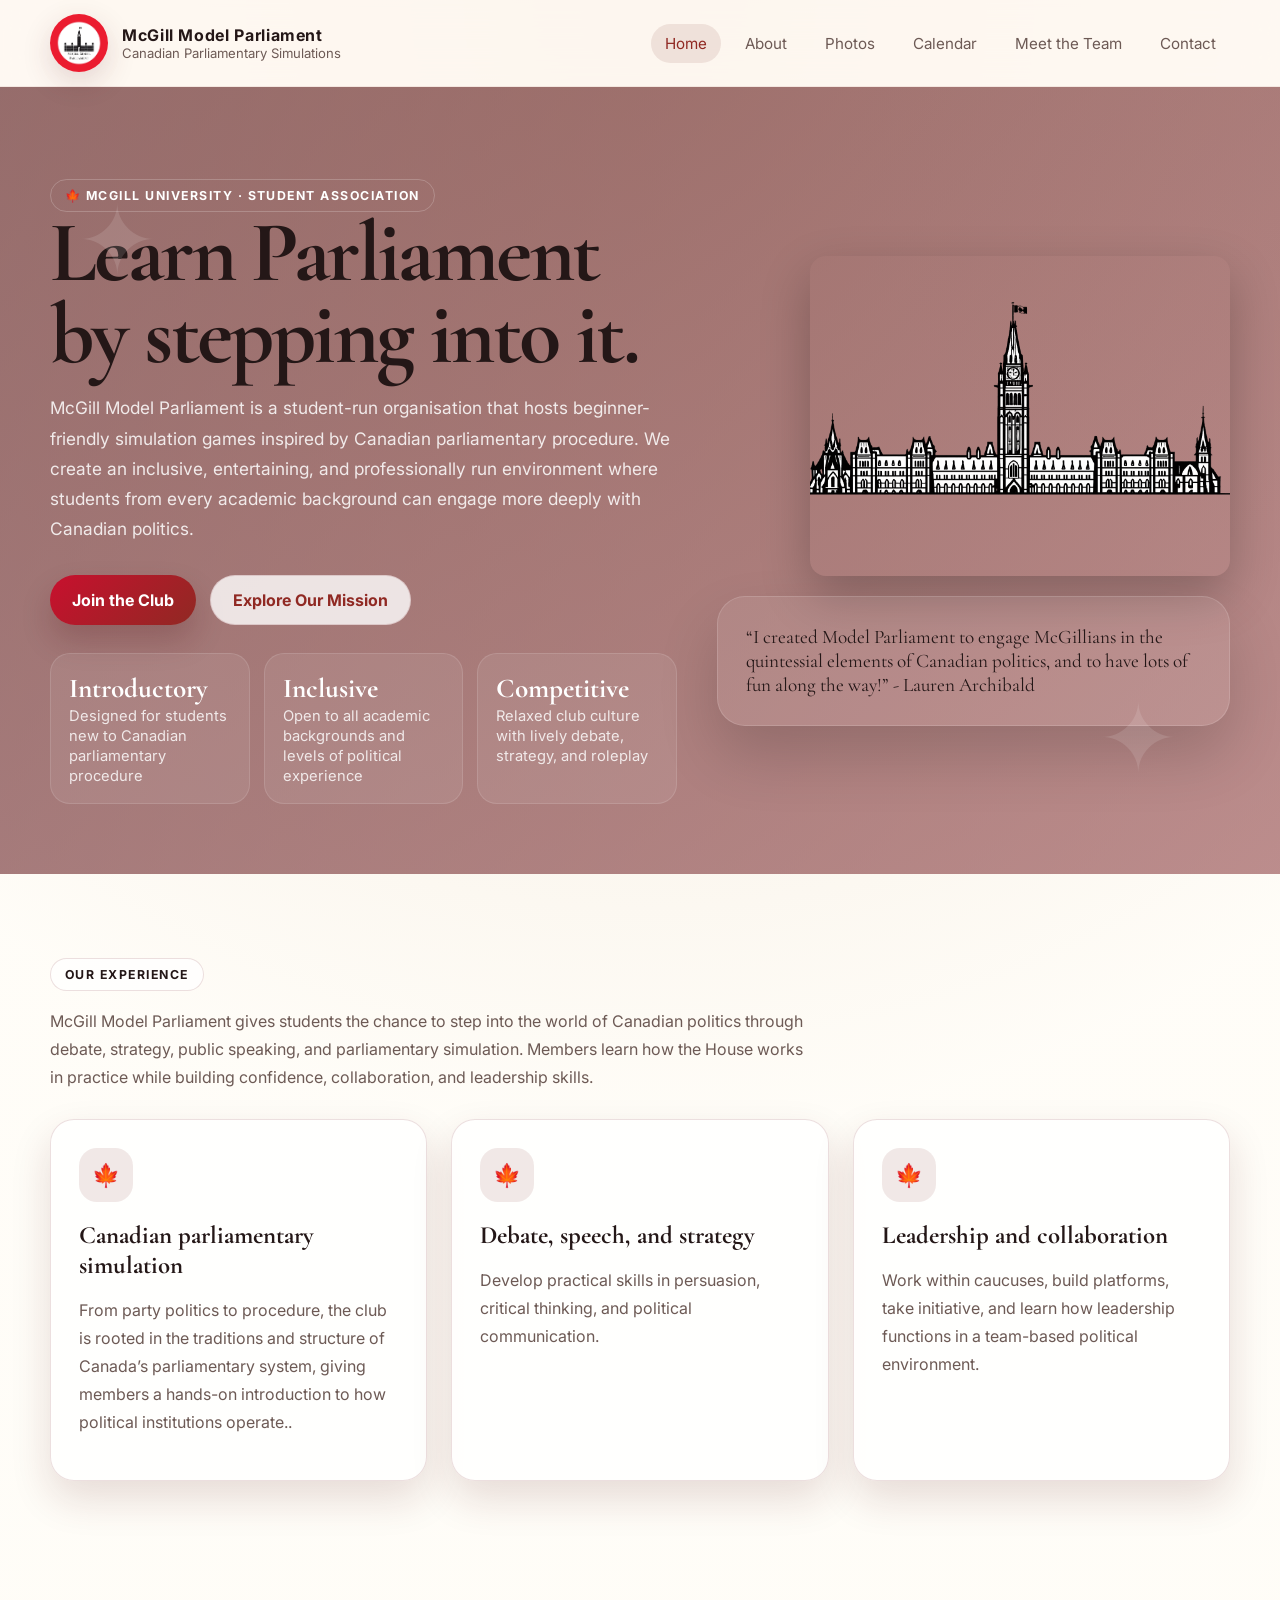
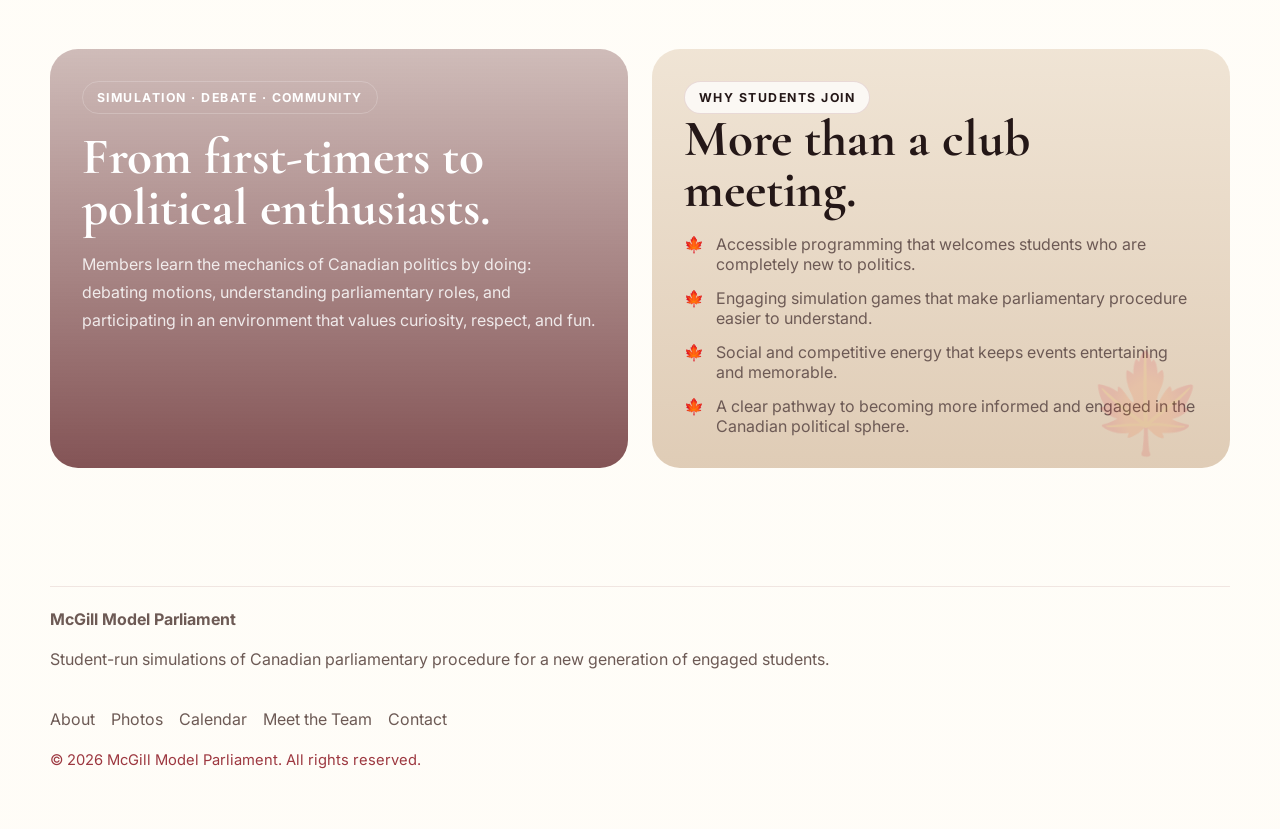
<file: index.html>
<!DOCTYPE html>
<html lang="en">
<head>
  <meta charset="UTF-8" />
  <meta name="viewport" content="width=device-width, initial-scale=1.0" />
  <title>McGill Model Parliament | Home</title>
  <meta name="description" content="McGill Model Parliament is a student-run club introducing students to Canadian parliamentary procedure through accessible, competitive, and welcoming simulations." />
  <link rel="preconnect" href="https://fonts.googleapis.com">
  <link rel="preconnect" href="https://fonts.gstatic.com" crossorigin>
  <link href="https://fonts.googleapis.com/css2?family=Cormorant+Garamond:wght@500;600;700&family=Inter:wght@400;500;600;700;800&display=swap" rel="stylesheet">
  <link rel="stylesheet" href="styles.css" />
</head>
<body>
  <header class="site-header">
    <div class="container navbar">
      <a class="brand" href="index.html">
        <img src="1ad1c603-a34c-4adc-b66f-e978229eee68.JPG" alt="McGill Model Parliament logo" />
        <div class="brand-text">
          <strong>McGill Model Parliament</strong>
          <span>Canadian Parliamentary Simulations</span>
        </div>
      </a>
      <nav class="nav-links">
        <a class="active" href="index.html">Home</a>
        <a href="about.html">About</a>
        <a href="photos.html">Photos</a>
        <a href="calendar.html">Calendar</a>
        <a href="team.html">Meet the Team</a>
        <a href="contact.html">Contact</a>
      </nav>
    </div>
  </header>

  <main>
    <section class="hero">
      <div class="container hero-grid">
        <div>
          <div class="eyebrow">🍁 McGill University · Student Association</div>
          <h1>Learn Parliament by stepping into it.</h1>
          <p>
            McGill Model Parliament is a student-run organisation that hosts beginner-friendly simulation games inspired by Canadian parliamentary procedure. We create an inclusive, entertaining, and professionally run environment where students from every academic background can engage more deeply with Canadian politics.
          </p>
          <div class="hero-actions">
            <a class="btn" href="contact.html">Join the Club</a>
            <a class="btn-secondary" href="about.html">Explore Our Mission</a>
          </div>
          <div class="hero-facts">
            <div class="stat">
              <strong>Introductory</strong>
              <span>Designed for students new to Canadian parliamentary procedure</span>
            </div>
            <div class="stat">
              <strong>Inclusive</strong>
              <span>Open to all academic backgrounds and levels of political experience</span>
            </div>
            <div class="stat">
              <strong>Competitive</strong>
              <span>Relaxed club culture with lively debate, strategy, and roleplay</span>
            </div>
          </div>
        </div>
        <div>
          <img class="hero-logo" src="b1fd0148-ed65-44b7-af37-bce121996192.png" alt="McGill Model Parliament logo" />
          <div class="hero-card" style="margin-top: 20px;">
            <div class="quote">“I created Model Parliament to engage McGillians in the quintessial elements of Canadian politics, and to have lots of fun along the way!” - Lauren Archibald</div>
          </div>
        </div>
      </div>
    </section>

    <section class="section">
      <div class="container">
        <div class="section-title">
          <div class="eyebrow light">Our Experience</div>
          <p>
            McGill Model Parliament gives students the chance to step into the world of Canadian politics through debate, strategy, public speaking, and parliamentary simulation. Members learn how the House works in practice while building confidence, collaboration, and leadership skills.
          </p>
        </div>
        <div class="grid-3">
          <article class="card">
            <div class="icon-badge">🍁</div>
            <h3>Canadian parliamentary simulation</h3>
            <p>From party politics to procedure, the club is rooted in the traditions and structure of Canada’s parliamentary system, giving members a hands-on introduction to how political institutions operate..</p>
          </article>
          <article class="card">
            <div class="icon-badge">🍁</div>
            <h3>Debate, speech, and strategy</h3>
            <p>Develop practical skills in persuasion, critical thinking, and political communication.</p>
          </article>
          <article class="card">
            <div class="icon-badge">🍁</div>
            <h3>Leadership and collaboration</h3>
            <p>Work within caucuses, build platforms, take initiative, and learn how leadership functions in a team-based political environment.</p>
          </article>
        </div>
      </div>
    </section>

    <section class="section">
      <div class="container split-banner">
        <div class="banner-panel image">
          <div class="eyebrow">Simulation · Debate · Community</div>
          <h2 style="color: white; margin-top: 18px;">From first-timers to political enthusiasts.</h2>
          <p style="color: rgba(255,255,255,0.84); max-width: 520px;">
            Members learn the mechanics of Canadian politics by doing: debating motions, understanding parliamentary roles, and participating in an environment that values curiosity, respect, and fun.
          </p>
        </div>
        <div class="banner-panel pattern">
          <div class="eyebrow light">Why students join</div>
          <h2>More than a club meeting.</h2>
          <ul class="feature-list">
            <li>Accessible programming that welcomes students who are completely new to politics.</li>
            <li>Engaging simulation games that make parliamentary procedure easier to understand.</li>
            <li>Social and competitive energy that keeps events entertaining and memorable.</li>
            <li>A clear pathway to becoming more informed and engaged in the Canadian political sphere.</li>
          </ul>
        </div>
      </div>
    </section>

  </main>

  <footer class="footer">
    <div class="container footer-top">
      <div>
        <strong>McGill Model Parliament</strong>
        <p>Student-run simulations of Canadian parliamentary procedure for a new generation of engaged students.</p>
      </div>
      <div class="footer-links">
        <a href="about.html">About</a>
        <a href="photos.html">Photos</a>
        <a href="calendar.html">Calendar</a>
        <a href="team.html">Meet the Team</a>
        <a href="contact.html">Contact</a>
      </div>
    </div>
    <div class="container notice">© <span data-year></span> McGill Model Parliament. All rights reserved.</div>
  </footer>
  <script src="script.js"></script>
</body>
</html>
</file>
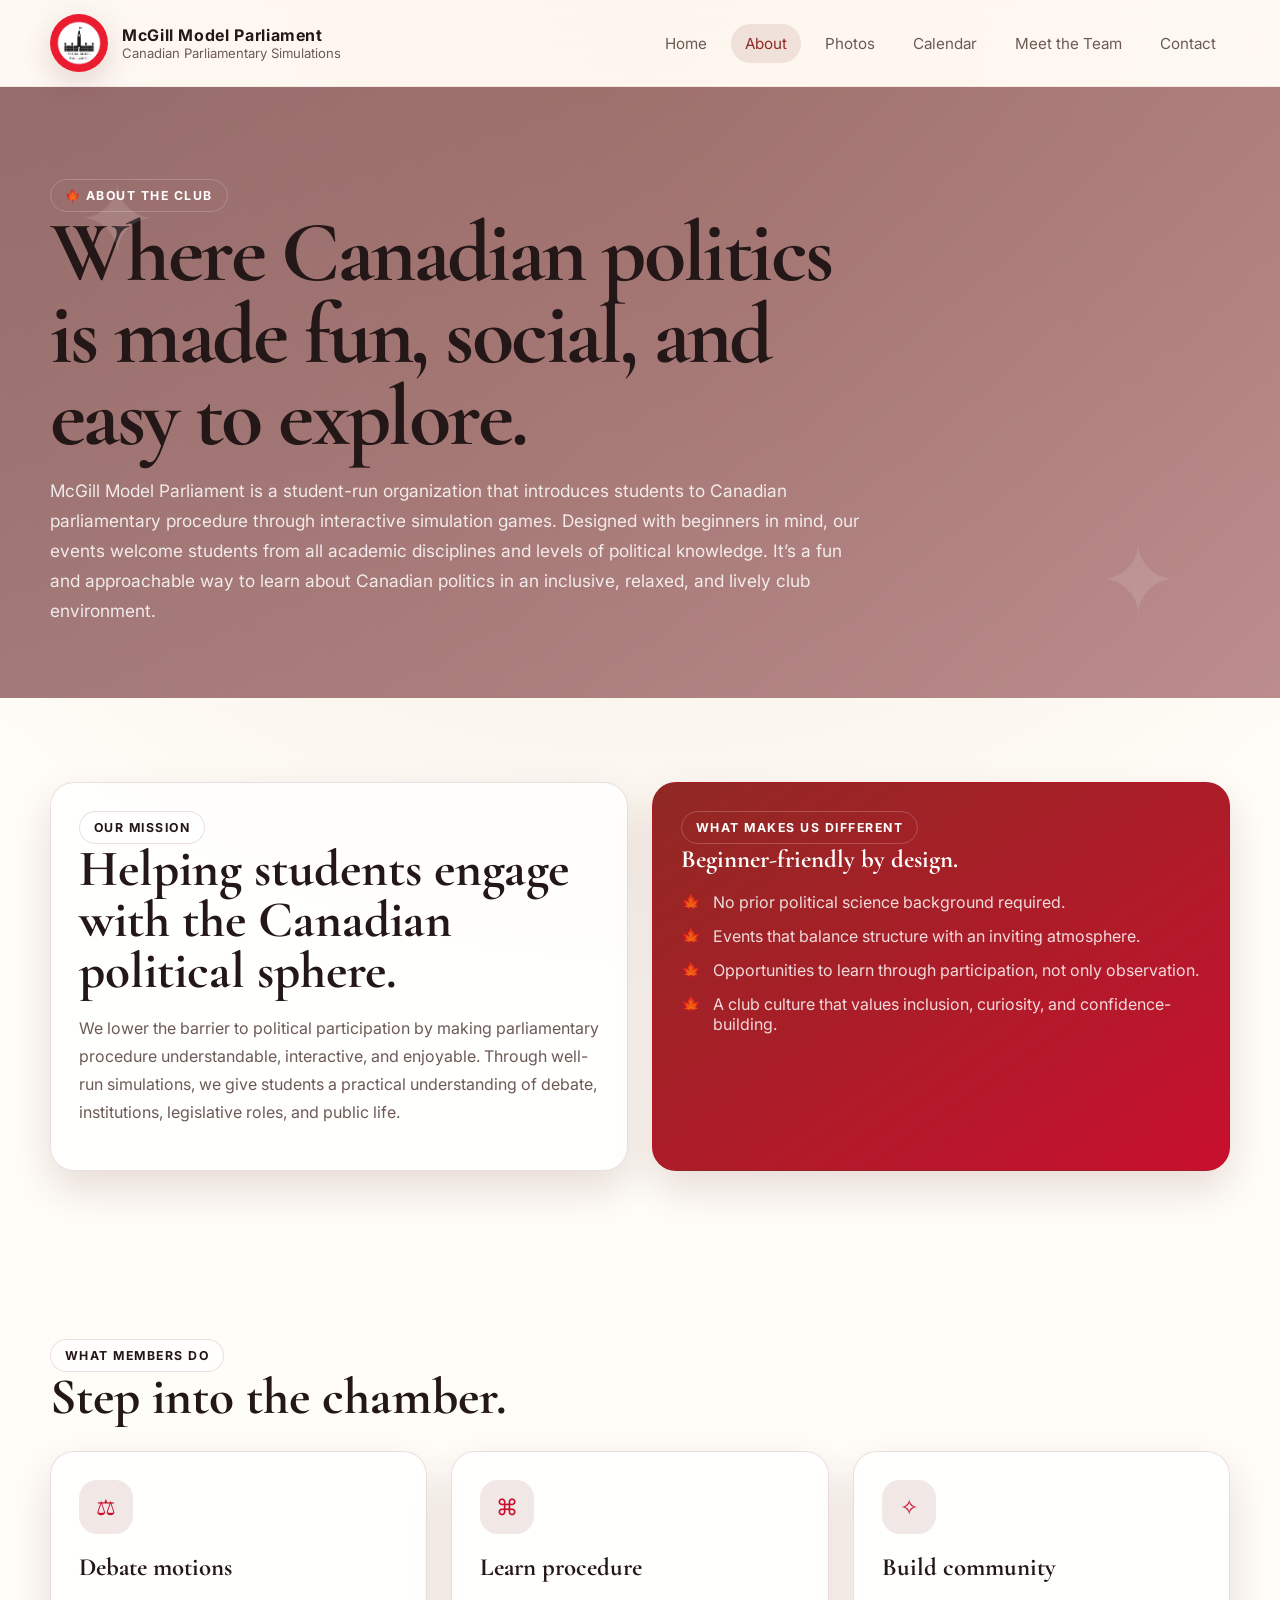
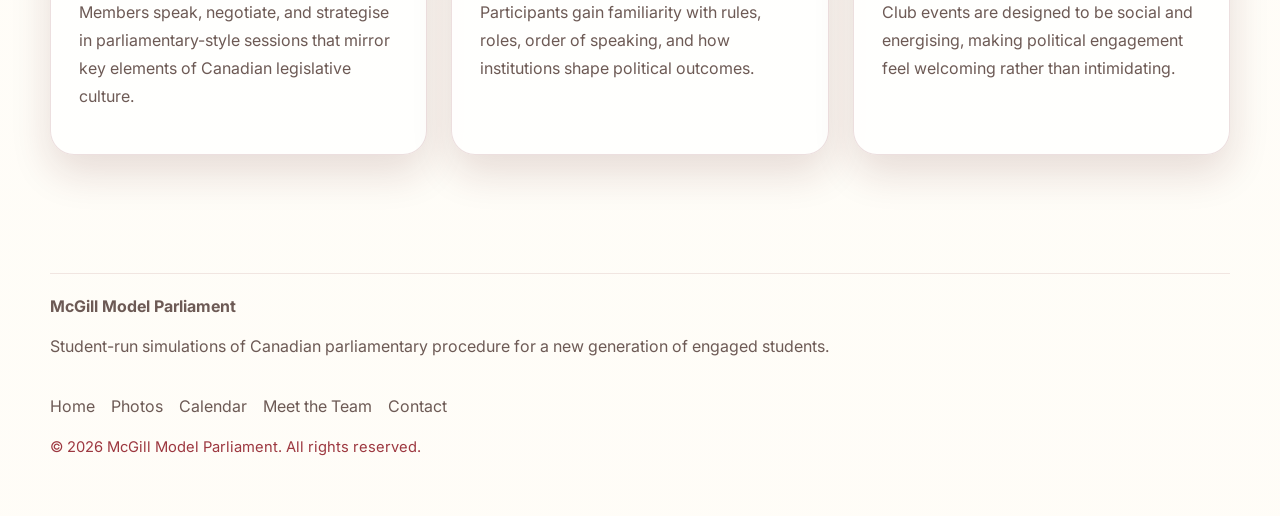
<file: about.html>
<!DOCTYPE html>
<html lang="en">
<head>
  <meta charset="UTF-8" />
  <meta name="viewport" content="width=device-width, initial-scale=1.0" />
  <title>McGill Model Parliament | About</title>
  <link rel="preconnect" href="https://fonts.googleapis.com">
  <link rel="preconnect" href="https://fonts.gstatic.com" crossorigin>
  <link href="https://fonts.googleapis.com/css2?family=Cormorant+Garamond:wght@500;600;700&family=Inter:wght@400;500;600;700;800&display=swap" rel="stylesheet">
  <link rel="stylesheet" href="styles.css" />
</head>
<body>
  <header class="site-header">
    <div class="container navbar">
      <a class="brand" href="index.html">
        <img src="1ad1c603-a34c-4adc-b66f-e978229eee68.JPG" alt="McGill Model Parliament logo" />
        <div class="brand-text">
          <strong>McGill Model Parliament</strong>
          <span>Canadian Parliamentary Simulations</span>
        </div>
      </a>
      <nav class="nav-links">
        <a href="index.html">Home</a>
        <a class="active" href="about.html">About</a>
        <a href="photos.html">Photos</a>
        <a href="calendar.html">Calendar</a>
        <a href="team.html">Meet the Team</a>
        <a href="contact.html">Contact</a>
      </nav>
    </div>
  </header>

  <main>
    <section class="hero" style="padding-bottom: 54px;">
      <div class="container">
        <div class="eyebrow">🍁 About the Club</div>
        <h1 style="max-width: 800px;">Where Canadian politics is made fun, social, and easy to explore.</h1>
        <p style="max-width: 820px;">
          McGill Model Parliament is a student-run organization that introduces students to Canadian parliamentary procedure through interactive simulation games. Designed with beginners in mind, our events welcome students from all academic disciplines and levels of political knowledge. It’s a fun and approachable way to learn about Canadian politics in an inclusive, relaxed, and lively club environment.
        </p>
      </div>
    </section>

    <section class="section">
      <div class="container grid-2">
        <article class="card">
          <div class="eyebrow light">Our Mission</div>
          <h2>Helping students engage with the Canadian political sphere.</h2>
          <p>
            We lower the barrier to political participation by making parliamentary procedure understandable, interactive, and enjoyable. Through well-run simulations, we give students a practical understanding of debate, institutions, legislative roles, and public life.
          </p>
        </article>
        <article class="card dark">
          <div class="eyebrow">What makes us different</div>
          <h3 style="color: white;">Beginner-friendly by design.</h3>
          <ul class="check-list">
            <li>No prior political science background required.</li>
            <li>Events that balance structure with an inviting atmosphere.</li>
            <li>Opportunities to learn through participation, not only observation.</li>
            <li>A club culture that values inclusion, curiosity, and confidence-building.</li>
          </ul>
        </article>
      </div>
    </section>

    <section class="section">
      <div class="container">
        <div class="section-title">
          <div class="eyebrow light">What members do</div>
          <h2>Step into the chamber.</h2>
        </div>
        <div class="grid-3">
          <article class="card">
            <div class="icon-badge">⚖</div>
            <h3>Debate motions</h3>
            <p>Members speak, negotiate, and strategise in parliamentary-style sessions that mirror key elements of Canadian legislative culture.</p>
          </article>
          <article class="card">
            <div class="icon-badge">⌘</div>
            <h3>Learn procedure</h3>
            <p>Participants gain familiarity with rules, roles, order of speaking, and how institutions shape political outcomes.</p>
          </article>
          <article class="card">
            <div class="icon-badge">✧</div>
            <h3>Build community</h3>
            <p>Club events are designed to be social and energising, making political engagement feel welcoming rather than intimidating.</p>
          </article>
        </div>
      </div>
    </section>
  </main>

  <footer class="footer">
    <div class="container footer-top">
      <div><strong>McGill Model Parliament</strong><p>Student-run simulations of Canadian parliamentary procedure for a new generation of engaged students.</p></div>
      <div class="footer-links">
        <a href="index.html">Home</a>
        <a href="photos.html">Photos</a>
        <a href="calendar.html">Calendar</a>
        <a href="team.html">Meet the Team</a>
        <a href="contact.html">Contact</a>
      </div>
    </div>
    <div class="container notice">© <span data-year></span> McGill Model Parliament. All rights reserved.</div>
  </footer>
  <script src="script.js"></script>
</body>
</html>
</file>
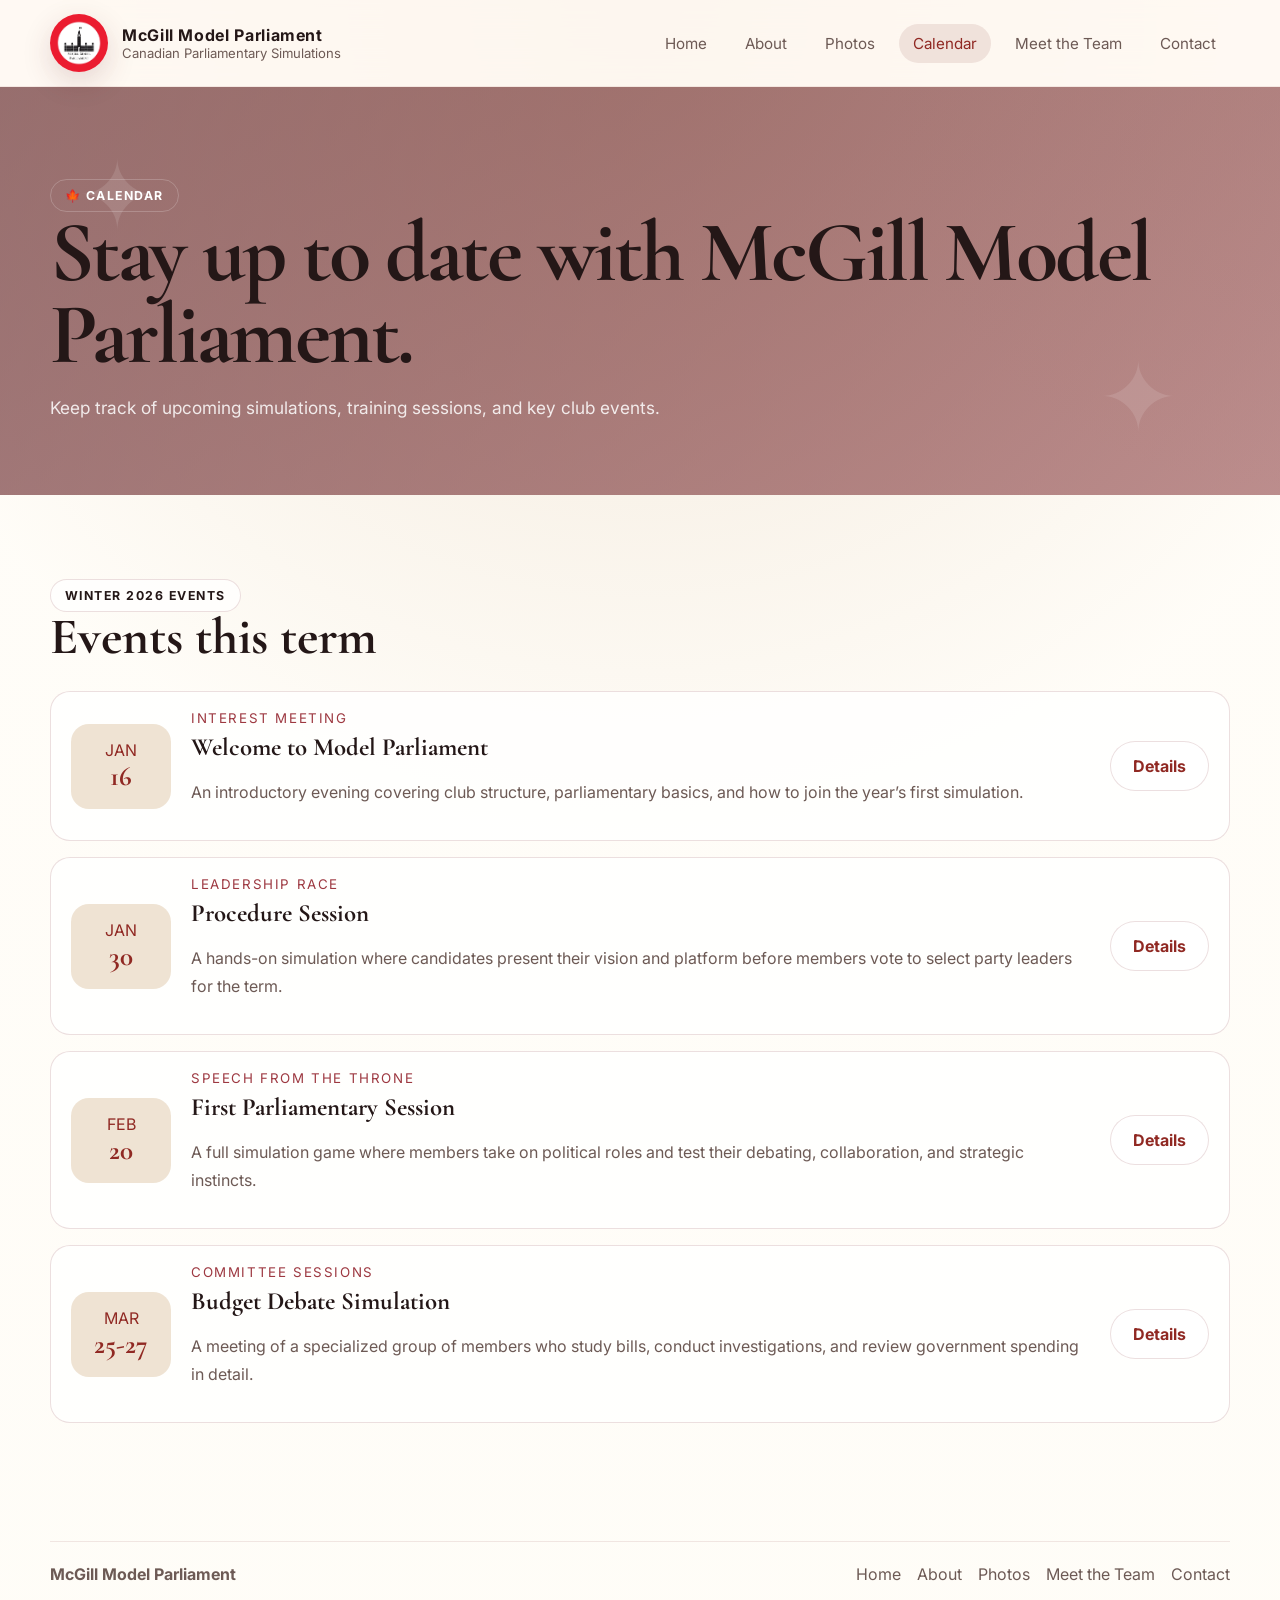
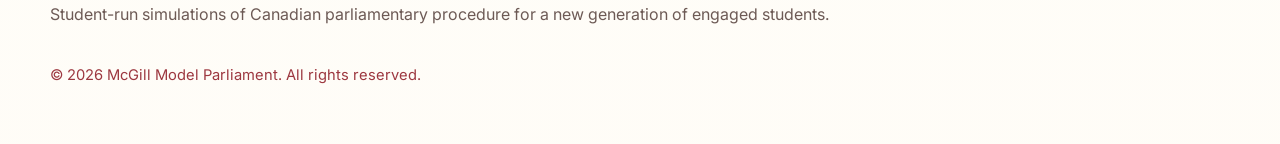
<file: calendar.html>
<!DOCTYPE html>
<html lang="en">
<head>
  <meta charset="UTF-8" />
  <meta name="viewport" content="width=device-width, initial-scale=1.0" />
  <title>McGill Model Parliament | Calendar</title>
  <link rel="preconnect" href="https://fonts.googleapis.com">
  <link rel="preconnect" href="https://fonts.gstatic.com" crossorigin>
  <link href="https://fonts.googleapis.com/css2?family=Cormorant+Garamond:wght@500;600;700&family=Inter:wght@400;500;600;700;800&display=swap" rel="stylesheet">
  <link rel="stylesheet" href="styles.css" />
</head>
<body>
  <header class="site-header">
    <div class="container navbar">
      <a class="brand" href="index.html">
        <img src="1ad1c603-a34c-4adc-b66f-e978229eee68.JPG" alt="McGill Model Parliament logo" />
        <div class="brand-text">
          <strong>McGill Model Parliament</strong>
          <span>Canadian Parliamentary Simulations</span>
        </div>
      </a>
      <nav class="nav-links">
        <a href="index.html">Home</a>
        <a href="about.html">About</a>
        <a href="photos.html">Photos</a>
        <a class="active" href="calendar.html">Calendar</a>
        <a href="team.html">Meet the Team</a>
        <a href="contact.html">Contact</a>
      </nav>
    </div>
  </header>

  <main>
    <section class="hero" style="padding-bottom: 54px;">
      <div class="container">
        <div class="eyebrow">🍁 Calendar</div>
        <h1>Stay up to date with McGill Model Parliament.</h1>
        <p style="max-width: 760px;">Keep track of upcoming simulations, training sessions, and key club events.</p>
      </div>
    </section>

    <section class="section">
      <div class="container">
        <div class="section-title">
          <div class="eyebrow light">Winter 2026 Events</div>
          <h2>Events this term</h2>
        </div>
        <div class="calendar-list">
          <article class="event-item">
            <div class="event-date"><span>JAN</span><strong>16</strong></div>
            <div class="event-meta">
              <small>Interest Meeting</small>
              <h3>Welcome to Model Parliament</h3>
              <p>An introductory evening covering club structure, parliamentary basics, and how to join the year’s first simulation.</p>
            </div>
            <a class="btn-secondary" href="contact.html">Details</a>
          </article>
          <article class="event-item">
            <div class="event-date"><span>JAN</span><strong>30</strong></div>
            <div class="event-meta">
              <small>Leadership Race</small>
              <h3>Procedure Session</h3>
              <p>A hands-on simulation where candidates present their vision and platform before members vote to select party leaders for the term.</p>
            </div>
            <a class="btn-secondary" href="contact.html">Details</a>
          </article>
          <article class="event-item">
            <div class="event-date"><span>FEB</span><strong>20</strong></div>
            <div class="event-meta">
              <small>Speech from the Throne</small>
              <h3>First Parliamentary Session</h3>
              <p>A full simulation game where members take on political roles and test their debating, collaboration, and strategic instincts.</p>
            </div>
            <a class="btn-secondary" href="contact.html">Details</a>
          </article>
          <article class="event-item">
            <div class="event-date"><span>MAR</span><strong>25-27</strong></div>
            <div class="event-meta">
              <small>Committee Sessions</small>
              <h3>Budget Debate Simulation</h3>
              <p>A meeting of a specialized group of members who study bills, conduct investigations, and review government spending in detail.</p>
            </div>
            <a class="btn-secondary" href="contact.html">Details</a>
          </article>
        </div>
      </div>
    </section>
  </main>

  <footer class="footer">
    <div class="container footer-top">
      <div><strong>McGill Model Parliament</strong><p>Student-run simulations of Canadian parliamentary procedure for a new generation of engaged students.</p></div>
      <div class="footer-links">
        <a href="index.html">Home</a>
        <a href="about.html">About</a>
        <a href="photos.html">Photos</a>
        <a href="team.html">Meet the Team</a>
        <a href="contact.html">Contact</a>
      </div>
    </div>
    <div class="container notice">© <span data-year></span> McGill Model Parliament. All rights reserved.</div>
  </footer>
  <script src="script.js"></script>
</body>
</html>
</file>
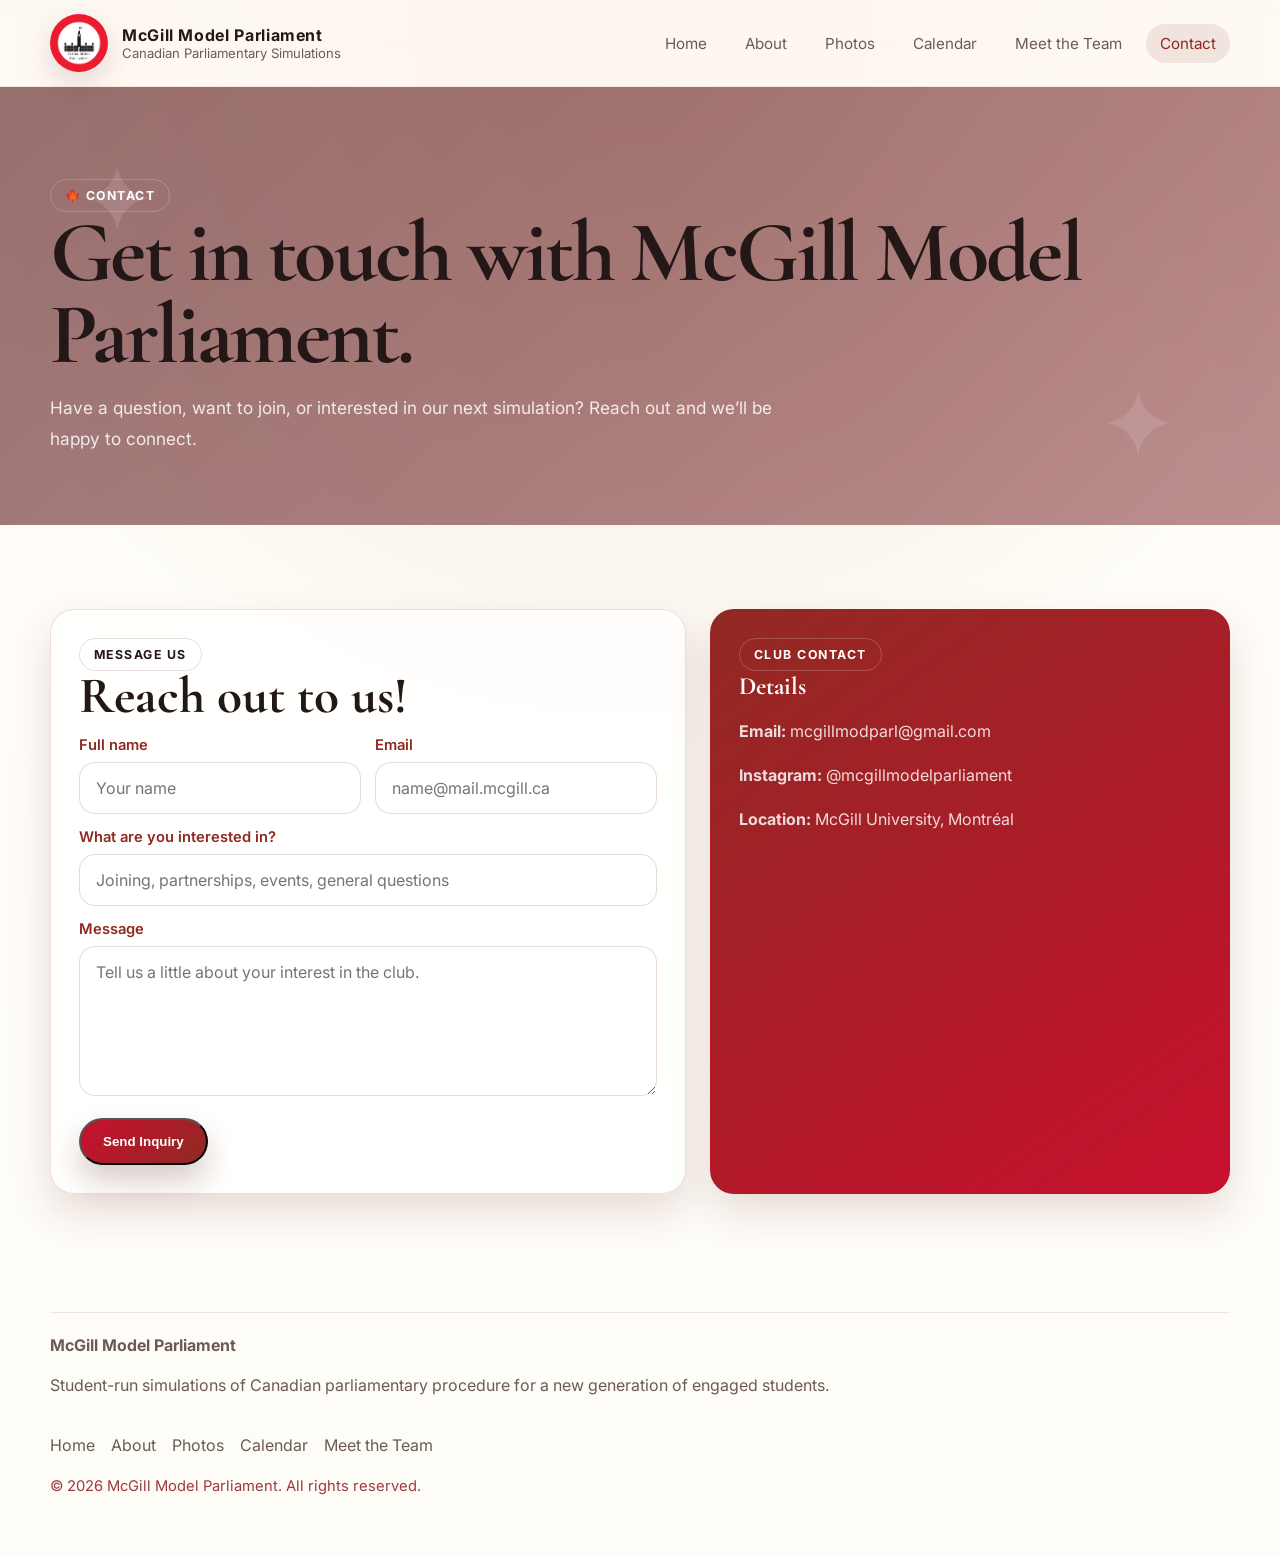
<file: contact.html>
<!DOCTYPE html>
<html lang="en">
<head>
  <meta charset="UTF-8" />
  <meta name="viewport" content="width=device-width, initial-scale=1.0" />
  <title>McGill Model Parliament | Contact</title>
  <link rel="preconnect" href="https://fonts.googleapis.com">
  <link rel="preconnect" href="https://fonts.gstatic.com" crossorigin>
  <link href="https://fonts.googleapis.com/css2?family=Cormorant+Garamond:wght@500;600;700&family=Inter:wght@400;500;600;700;800&display=swap" rel="stylesheet">
  <link rel="stylesheet" href="styles.css" />
</head>
<body>
  <header class="site-header">
    <div class="container navbar">
      <a class="brand" href="index.html">
        <img src="1ad1c603-a34c-4adc-b66f-e978229eee68.JPG" alt="McGill Model Parliament logo" />
        <div class="brand-text">
          <strong>McGill Model Parliament</strong>
          <span>Canadian Parliamentary Simulations</span>
        </div>
      </a>
      <nav class="nav-links">
        <a href="index.html">Home</a>
        <a href="about.html">About</a>
        <a href="photos.html">Photos</a>
        <a href="calendar.html">Calendar</a>
        <a href="team.html">Meet the Team</a>
        <a class="active" href="contact.html">Contact</a>
      </nav>
    </div>
  </header>

  <main>
    <section class="hero" style="padding-bottom: 54px;">
      <div class="container">
        <div class="eyebrow">🍁 Contact</div>
        <h1>Get in touch with McGill Model Parliament.</h1>
        <p style="max-width: 760px;">Have a question, want to join, or interested in our next simulation? Reach out and we’ll be happy to connect.</p>
      </div>
    </section>

    <section class="section">
      <div class="container contact-card">
        <article class="card">
          <div class="eyebrow light">Message Us</div>
          <h2>Reach out to us!</h2>
          <form>
            <div class="form-grid">
              <div>
                <label for="name">Full name</label>
                <input id="name" type="text" placeholder="Your name" />
              </div>
              <div>
                <label for="email">Email</label>
                <input id="email" type="email" placeholder="name@mail.mcgill.ca" />
              </div>
            </div>
            <div style="margin-top: 14px;">
              <label for="interest">What are you interested in?</label>
              <input id="interest" type="text" placeholder="Joining, partnerships, events, general questions" />
            </div>
            <div style="margin-top: 14px;">
              <label for="message">Message</label>
              <textarea id="message" placeholder="Tell us a little about your interest in the club."></textarea>
            </div>
            <div style="margin-top: 18px;">
              <button class="btn" type="button">Send Inquiry</button>
            </div>
          </form>
        </article>
        <article class="card dark">
          <div class="eyebrow">Club Contact</div>
          <h3 style="color: white;">Details</h3>
          <p><strong>Email:</strong> mcgillmodparl@gmail.com</p>
          <p><strong>Instagram:</strong> @mcgillmodelparliament</p>
          <p><strong>Location:</strong> McGill University, Montréal</p>
        </article>
      </div>
    </section>
  </main>

  <footer class="footer">
    <div class="container footer-top">
      <div><strong>McGill Model Parliament</strong><p>Student-run simulations of Canadian parliamentary procedure for a new generation of engaged students.</p></div>
      <div class="footer-links">
        <a href="index.html">Home</a>
        <a href="about.html">About</a>
        <a href="photos.html">Photos</a>
        <a href="calendar.html">Calendar</a>
        <a href="team.html">Meet the Team</a>
      </div>
    </div>
    <div class="container notice">© <span data-year></span> McGill Model Parliament. All rights reserved.</div>
  </footer>
  <script src="script.js"></script>
</body>
</html>
</file>
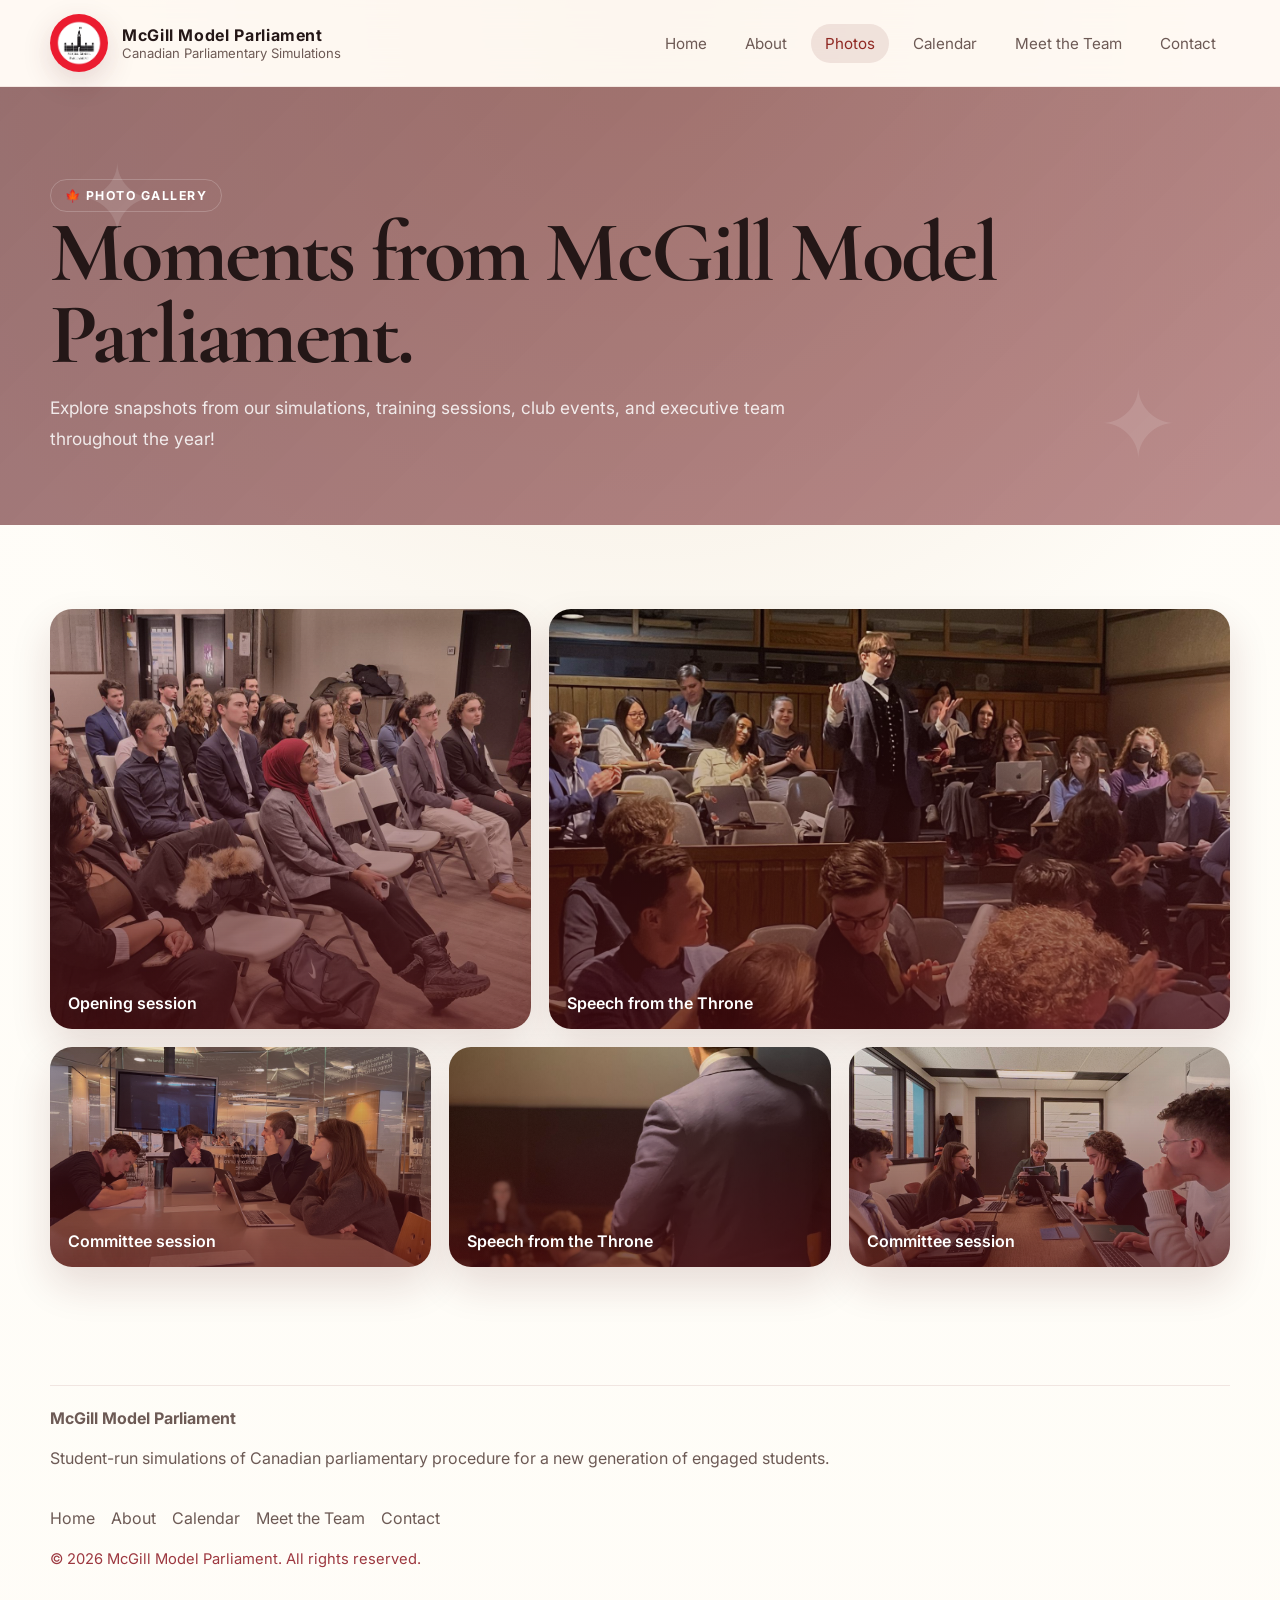
<file: photos.html>
<!DOCTYPE html>
<html lang="en">
<head>
  <meta charset="UTF-8" />
  <meta name="viewport" content="width=device-width, initial-scale=1.0" />
  <title>McGill Model Parliament | Photos</title>
  <link rel="preconnect" href="https://fonts.googleapis.com">
  <link rel="preconnect" href="https://fonts.gstatic.com" crossorigin>
  <link href="https://fonts.googleapis.com/css2?family=Cormorant+Garamond:wght@500;600;700&family=Inter:wght@400;500;600;700;800&display=swap" rel="stylesheet">
  <link rel="stylesheet" href="styles.css" />
</head>
<body>
  <header class="site-header">
    <div class="container navbar">
      <a class="brand" href="index.html">
        <img src="1ad1c603-a34c-4adc-b66f-e978229eee68.JPG" alt="McGill Model Parliament logo" />
        <div class="brand-text">
          <strong>McGill Model Parliament</strong>
          <span>Canadian Parliamentary Simulations</span>
        </div>
      </a>
      <nav class="nav-links">
        <a href="index.html">Home</a>
        <a href="about.html">About</a>
        <a class="active" href="photos.html">Photos</a>
        <a href="calendar.html">Calendar</a>
        <a href="team.html">Meet the Team</a>
        <a href="contact.html">Contact</a>
      </nav>
    </div>
  </header>

  <main>
    <section class="hero" style="padding-bottom: 54px;">
      <div class="container">
        <div class="eyebrow">🍁 Photo Gallery</div>
        <h1>Moments from McGill Model Parliament.</h1>
        <p style="max-width: 760px;">Explore snapshots from our simulations, training sessions, club events, and executive team throughout the year!</p>
      </div>
    </section>

    <section class="section">
      <div class="container">
        <div class="photo-grid">
          <div class="photo tall" data-caption="Opening session" style="background-image: linear-gradient(180deg, rgba(84,19,23,0.1), rgba(84,19,23,0.7)), url('c33576c3-093a-40c9-aaf6-3a149edbf60f.JPG');"></div>
          <div class="photo wide" data-caption="Speech from the Throne" style="background-image: linear-gradient(180deg, rgba(84,19,23,0.1), rgba(84,19,23,0.7)), url('977ce9b6-9887-4f21-a6a2-157b2a6e9e4c.JPG');"></div>
          <div class="photo small" data-caption="Committee session" style="background-image: linear-gradient(180deg, rgba(84,19,23,0.12), rgba(84,19,23,0.72)), url('IMG_2369.JPG');"></div>
          <div class="photo small" data-caption="Speech from the Throne" style="background-image: linear-gradient(180deg, rgba(84,19,23,0.12), rgba(84,19,23,0.72)), url('a2c3df78-5d32-46e2-b8d8-fdec1a94899c.JPG');"></div>
          <div class="photo small" data-caption="Committee session" style="background-image: linear-gradient(180deg, rgba(84,19,23,0.12), rgba(84,19,23,0.72)), url('IMG_7343.JPG');"></div>
        </div>
      </div>
    </section>
  </main>

  <footer class="footer">
    <div class="container footer-top">
      <div><strong>McGill Model Parliament</strong><p>Student-run simulations of Canadian parliamentary procedure for a new generation of engaged students.</p></div>
      <div class="footer-links">
        <a href="index.html">Home</a>
        <a href="about.html">About</a>
        <a href="calendar.html">Calendar</a>
        <a href="team.html">Meet the Team</a>
        <a href="contact.html">Contact</a>
      </div>
    </div>
    <div class="container notice">© <span data-year></span> McGill Model Parliament. All rights reserved.</div>
  </footer>
  <script src="script.js"></script>
</body>
</html>
</file>
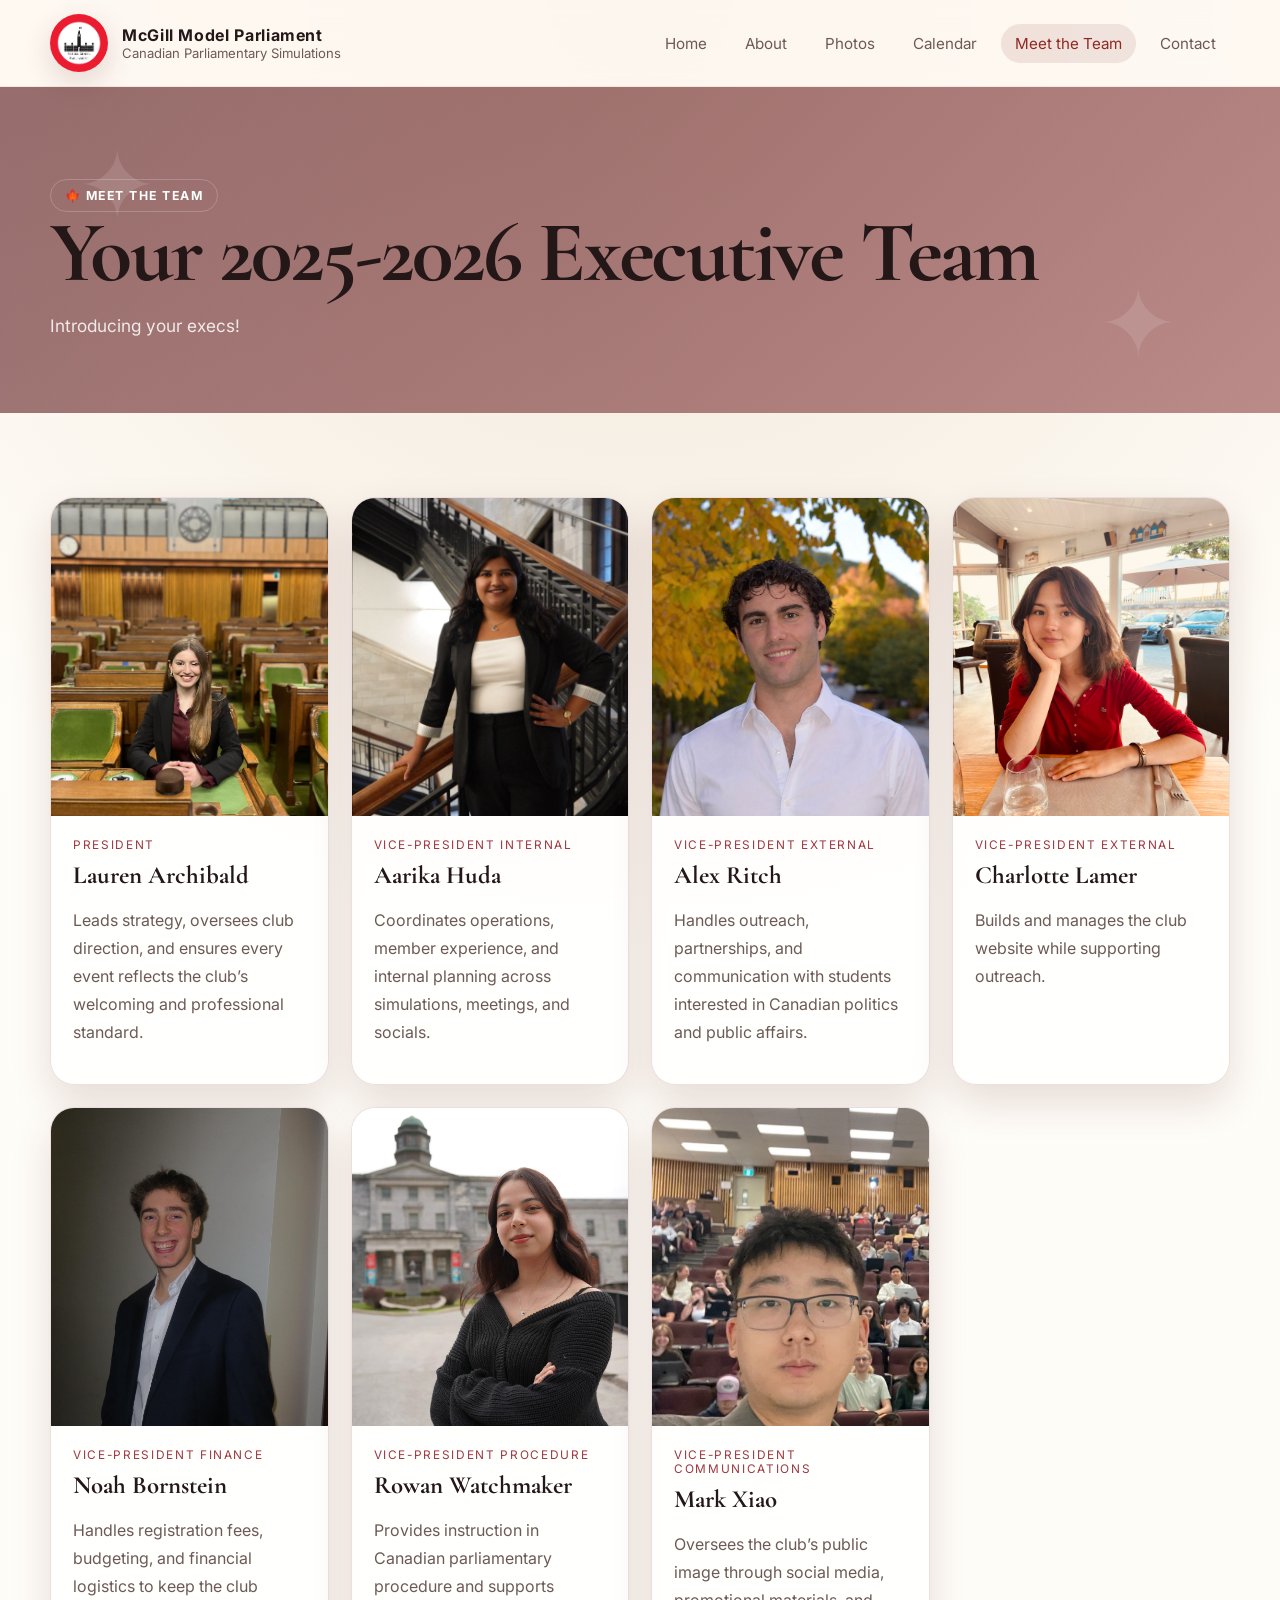
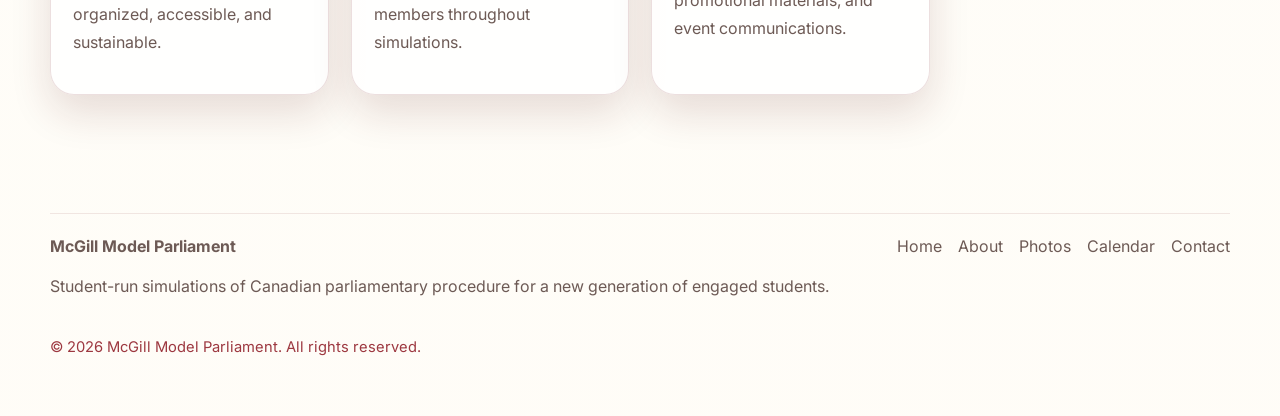
<file: team.html>
<!DOCTYPE html>
<html lang="en">
<head>
  <meta charset="UTF-8" />
  <meta name="viewport" content="width=device-width, initial-scale=1.0" />
  <title>McGill Model Parliament | Meet the Team</title>
  <link rel="preconnect" href="https://fonts.googleapis.com">
  <link rel="preconnect" href="https://fonts.gstatic.com" crossorigin>
  <link href="https://fonts.googleapis.com/css2?family=Cormorant+Garamond:wght@500;600;700&family=Inter:wght@400;500;600;700;800&display=swap" rel="stylesheet">
  <link rel="stylesheet" href="styles.css" />
</head>
<body>
  <header class="site-header">
    <div class="container navbar">
      <a class="brand" href="index.html">
        <img src="1ad1c603-a34c-4adc-b66f-e978229eee68.JPG" alt="McGill Model Parliament logo" />
        <div class="brand-text">
          <strong>McGill Model Parliament</strong>
          <span>Canadian Parliamentary Simulations</span>
        </div>
      </a>
      <nav class="nav-links">
        <a href="index.html">Home</a>
        <a href="about.html">About</a>
        <a href="photos.html">Photos</a>
        <a href="calendar.html">Calendar</a>
        <a class="active" href="team.html">Meet the Team</a>
        <a href="contact.html">Contact</a>
      </nav>
    </div>
  </header>

  <main>
    <section class="hero" style="padding-bottom: 54px;">
      <div class="container">
        <div class="eyebrow">🍁 Meet the Team</div>
        <h1>Your 2025-2026 Executive Team</h1>
        <p style="max-width: 760px;">Introducing your execs!</p>
      </div>
    </section>

    <section class="section">
      <div class="container team-grid">
        <article class="team-card">
          <div class="team-photo" style="background-image:url('b5cc8f82-ba23-4d4b-af11-1672928e7daa.JPG');"></div>
          <div class="team-content">
            <div class="team-role">President</div>
            <h3>Lauren Archibald</h3>
            <p>Leads strategy, oversees club direction, and ensures every event reflects the club’s welcoming and professional standard.</p>
          </div>
        </article>
        <article class="team-card">
          <div class="team-photo" style="background-image:url('d36a5ea1-a30b-433f-8884-2082e686e13d.JPG');"></div>
          <div class="team-content">
            <div class="team-role">Vice-President Internal</div>
            <h3>Aarika Huda</h3>
            <p>Coordinates operations, member experience, and internal planning across simulations, meetings, and socials.</p>
          </div>
        </article>
        <article class="team-card">
          <div class="team-photo" style="background-image:url('03bceccf-28a4-4cb2-ac7c-3e93fd8a5703.JPG');"></div>
          <div class="team-content">
            <div class="team-role">Vice-President External</div>
            <h3>Alex Ritch</h3>
            <p>Handles outreach, partnerships, and communication with students interested in Canadian politics and public affairs.</p>
          </div>
        </article>
        <article class="team-card">
          <div class="team-photo" style="background-image:url('IMG_5941.jpeg');"></div>
          <div class="team-content">
            <div class="team-role">Vice-President External</div>
            <h3>Charlotte Lamer</h3>
            <p>Builds and manages the club website while supporting outreach.</p>
          </div>
        </article>
         <article class="team-card">
          <div class="team-photo" style="background-image:url('f999b376-8b24-47e6-a5a6-0f37dd59b021.JPG');"></div>
          <div class="team-content">
            <div class="team-role">Vice-President Finance</div>
            <h3>Noah Bornstein</h3>
            <p>Handles registration fees, budgeting, and financial logistics to keep the club organized, accessible, and sustainable.</p>
          </div>
        </article>
         <article class="team-card">
          <div class="team-photo" style="background-image:url('f6988cc4-9b43-4e5b-8e8d-617b3784a31a.JPG');"></div>
          <div class="team-content">
            <div class="team-role">Vice-President Procedure</div>
            <h3>Rowan Watchmaker</h3>
            <p>Provides instruction in Canadian parliamentary procedure and supports members throughout simulations.</p>
          </div>
        </article>
         <article class="team-card">
          <div class="team-photo" style="background-image:url('de1d49e2-3a2a-4c92-8f87-b02664d3c625.JPG');"></div>
          <div class="team-content">
            <div class="team-role">Vice-President Communications</div>
            <h3>Mark Xiao</h3>
            <p>Oversees the club’s public image through social media, promotional materials, and event communications.</p>
          </div>
        </article>
      </div>
    </section>
  </main>

  <footer class="footer">
    <div class="container footer-top">
      <div><strong>McGill Model Parliament</strong><p>Student-run simulations of Canadian parliamentary procedure for a new generation of engaged students.</p></div>
      <div class="footer-links">
        <a href="index.html">Home</a>
        <a href="about.html">About</a>
        <a href="photos.html">Photos</a>
        <a href="calendar.html">Calendar</a>
        <a href="contact.html">Contact</a>
      </div>
    </div>
    <div class="container notice">© <span data-year></span> McGill Model Parliament. All rights reserved.</div>
  </footer>
  <script src="script.js"></script>
</body>
</html>
</file>
<file: styles.css>
:root {
  --burgundy: #c8102e;
  --burgundy-dark: #902923;
  --burgundy-soft: #9d3840;
  --beige: #efe3d3;
  --beige-deep: #dcc7af;
  --paper: #fffdf8;
  --ink: #241717;
  --muted: #6d5a55;
  --line: rgba(122, 31, 36, 0.14);
  --shadow: 0 18px 40px rgba(84, 19, 23, 0.14);
  --radius: 24px;
  --radius-sm: 16px;
  --container: 1180px;
}

* { box-sizing: border-box; }
html { scroll-behavior: smooth; }
body {
  margin: 0;
  font-family: 'Inter', sans-serif;
  color: var(--ink);
  background:
    radial-gradient(circle at top, rgba(239, 227, 211, 0.9), rgba(255, 253, 248, 0.96) 45%),
    linear-gradient(180deg, #fffaf4 0%, #f7efe5 100%);
}
img { max-width: 100%; display: block; }
a { color: inherit; text-decoration: none; }
p { line-height: 1.75; color: var(--muted); }
h1, h2, h3, h4 { margin: 0 0 14px; font-family: 'Cormorant Garamond', serif; color: var(--ink); }
h1 { font-size: clamp(3rem, 7vw, 5.4rem); line-height: 0.95; letter-spacing: -0.03em; }
h2 { font-size: clamp(2.1rem, 4vw, 3.2rem); line-height: 1; }
h3 { font-size: 1.55rem; }
.container { width: min(calc(100% - 32px), var(--container)); margin: 0 auto; }
.section { padding: 84px 0; }
.section-title { max-width: 760px; margin-bottom: 28px; }
.eyebrow {
  display: inline-flex;
  align-items: center;
  gap: 10px;
  padding: 8px 14px;
  border: 1px solid rgba(255,255,255,0.2);
  border-radius: 999px;
  text-transform: uppercase;
  letter-spacing: 0.12em;
  font-size: 0.77rem;
  font-weight: 700;
}
.eyebrow.light { border-color: var(--line); background: rgba(255,255,255,0.75); }

.site-header {
  position: sticky;
  top: 0;
  z-index: 50;
  backdrop-filter: blur(16px);
  background: rgba(255, 250, 244, 0.84);
  border-bottom: 1px solid rgba(122, 31, 36, 0.08);
}
.navbar {
  display: flex;
  align-items: center;
  justify-content: space-between;
  gap: 24px;
  padding: 14px 0;
}
.brand {
  display: flex;
  align-items: center;
  gap: 14px;
}
.brand img {
  width: 58px;
  height: 58px;
  object-fit: cover;
  border-radius: 50%;
  box-shadow: 0 10px 30px rgba(84, 19, 23, 0.16);
}
.brand-text strong {
  display: block;
  font-size: 1rem;
  letter-spacing: 0.04em;
}
.brand-text span {
  display: block;
  font-size: 0.82rem;
  color: var(--muted);
}
.nav-links {
  display: flex;
  flex-wrap: wrap;
  gap: 10px;
  align-items: center;
  justify-content: flex-end;
}
.nav-links a {
  padding: 10px 14px;
  border-radius: 999px;
  font-size: 0.95rem;
  color: var(--muted);
  transition: 0.25s ease;
}
.nav-links a:hover,
.nav-links a.active {
  background: rgba(122, 31, 36, 0.1);
  color: var(--burgundy-dark);
}
.btn,
.btn-secondary {
  display: inline-flex;
  align-items: center;
  justify-content: center;
  gap: 10px;
  padding: 14px 22px;
  border-radius: 999px;
  font-weight: 700;
  transition: transform 0.2s ease, box-shadow 0.2s ease, background 0.2s ease;
}
.btn {
  background: linear-gradient(135deg, var(--burgundy) 0%, var(--burgundy-dark) 100%);
  color: white;
  box-shadow: 0 16px 30px rgba(84, 19, 23, 0.22);
}
.btn-secondary {
  background: rgba(255,255,255,0.8);
  color: var(--burgundy-dark);
  border: 1px solid rgba(122, 31, 36, 0.14);
}
.btn:hover,
.btn-secondary:hover { transform: translateY(-2px); }

.hero {
  position: relative;
  overflow: hidden;
  padding: 92px 0 70px;
  background:
    linear-gradient(135deg, rgba(84, 19, 23, 0.6), rgba(122, 31, 36, 0.5)),
    radial-gradient(circle at top right, rgba(239, 227, 211, 0.24), transparent 30%);
  color: white;
}
.hero::before,
.hero::after {
  content: '✦';
  position: absolute;
  color: rgba(255,255,255,0.12);
  font-size: 6rem;
}
.hero::before { left: 6%; top: 12%; }
.hero::after { right: 8%; bottom: 10%; }
.hero-grid {
  display: grid;
  grid-template-columns: 1.1fr 0.9fr;
  gap: 40px;
  align-items: center;
}
.hero p { color: rgba(255,255,255,0.85); max-width: 640px; font-size: 1.08rem; }
.hero-card {
  background: rgba(255,255,255,0.08);
  border: 1px solid rgba(255,255,255,0.14);
  border-radius: 28px;
  padding: 28px;
  box-shadow: 0 30px 60px rgba(0,0,0,0.16);
}
.hero-logo {
  width: min(420px, 100%);
  height: 320px;
  object-fit: cover;
  border-radius: 16px;
  padding: 0;
  background: none;
  margin-left: auto;
  box-shadow: 0 20px 50px rgba(0,0,0,0.24)
}
.hero-actions {
  display: flex;
  flex-wrap: wrap;
  gap: 14px;
  margin-top: 30px;
}
.hero-facts {
  display: grid;
  grid-template-columns: repeat(3, 1fr);
  gap: 14px;
  margin-top: 28px;
}
.stat {
  padding: 18px;
  border-radius: 20px;
  background: rgba(255,255,255,0.08);
  border: 1px solid rgba(255,255,255,0.12);
}
.stat strong {
  display: block;
  font-size: 1.7rem;
  font-family: 'Cormorant Garamond', serif;
}
.stat span { color: rgba(255,255,255,0.82); font-size: 0.92rem; }

.grid-2,
.grid-3,
.grid-4 {
  display: grid;
  gap: 24px;
}
.grid-2 { grid-template-columns: repeat(2, minmax(0, 1fr)); }
.grid-3 { grid-template-columns: repeat(3, minmax(0, 1fr)); }
.grid-4 { grid-template-columns: repeat(4, minmax(0, 1fr)); }
.card {
  background: rgba(255,255,255,0.78);
  border: 1px solid var(--line);
  border-radius: var(--radius);
  padding: 28px;
  box-shadow: var(--shadow);
}
.card.compact { padding: 24px; }
.card.dark {
  background: linear-gradient(145deg, var(--burgundy-dark), var(--burgundy));
  color: white;
}
.card.dark p,
.card.dark li,
.card.dark small { color: rgba(255,255,255,0.84); }
.icon-badge {
  width: 54px;
  height: 54px;
  border-radius: 18px;
  display: grid;
  place-items: center;
  background: rgba(122, 31, 36, 0.1);
  color: var(--burgundy);
  font-size: 1.4rem;
  margin-bottom: 18px;
}
.maple {
  color: var(--burgundy);
  font-size: 1.1em;
  margin-right: 6px;
}
.quote {
  font-size: 1.2rem;
  color: var(--ink);
  font-family: 'Cormorant Garamond', serif;
}

.feature-list,
.check-list {
  display: grid;
  gap: 14px;
  padding: 0;
  margin: 18px 0 0;
  list-style: none;
}
.feature-list li,
.check-list li {
  display: flex;
  gap: 12px;
  align-items: flex-start;
  color: var(--muted);
}
.feature-list li::before,
.check-list li::before {
  content: '🍁';
  flex: 0 0 auto;
}

.split-banner {
  display: grid;
  grid-template-columns: 1fr 1fr;
  gap: 24px;
  align-items: stretch;
}
.banner-panel {
  min-height: 320px;
  border-radius: 28px;
  padding: 32px;
  position: relative;
  overflow: hidden;
}
.banner-panel.image {
  background:
    linear-gradient(180deg, rgba(84, 19, 23, 0.28), rgba(84, 19, 23, 0.72)),
    url('https://images.unsplash.com/photo-1529107386315-e1a2ed48a620?auto=format&fit=crop&w=1200&q=80') center/cover;
  color: white;
}
.banner-panel.pattern {
  background: linear-gradient(180deg, rgba(239,227,211,0.95), rgba(220,199,175,0.9));
}
.banner-panel.pattern::before {
  content: '🍁';
  position: absolute;
  right: 24px;
  bottom: 8px;
  font-size: 6rem;
  opacity: 0.12;
}

.photo-grid {
  display: grid;
  grid-template-columns: repeat(12, 1fr);
  gap: 18px;
}
.photo {
  min-height: 220px;
  border-radius: 22px;
  overflow: hidden;
  position: relative;
  background-size: cover;
  background-position: center;
  box-shadow: var(--shadow);
}
.photo::after {
  content: attr(data-caption);
  position: absolute;
  left: 18px;
  right: 18px;
  bottom: 16px;
  color: white;
  font-weight: 600;
  text-shadow: 0 8px 20px rgba(0,0,0,0.4);
}
.photo.tall { grid-column: span 5; min-height: 420px; }
.photo.wide { grid-column: span 7; min-height: 420px; }
.photo.small { grid-column: span 4; }
.photo.medium { grid-column: span 8; }

.calendar-list {
  display: grid;
  gap: 16px;
}
.event-item {
  display: grid;
  grid-template-columns: 100px 1fr auto;
  gap: 20px;
  align-items: center;
  padding: 18px 20px;
  border-radius: 20px;
  background: rgba(255,255,255,0.78);
  border: 1px solid var(--line);
}
.event-date {
  text-align: center;
  padding: 16px 10px;
  border-radius: 18px;
  background: var(--beige);
  color: var(--burgundy-dark);
}
.event-date strong {
  display: block;
  font-size: 1.7rem;
  font-family: 'Cormorant Garamond', serif;
}
.event-meta small {
  display: block;
  text-transform: uppercase;
  letter-spacing: 0.12em;
  color: var(--burgundy-soft);
  margin-bottom: 6px;
}

.team-grid {
  display: grid;
  grid-template-columns: repeat(4, minmax(0, 1fr));
  gap: 22px;
}
.team-card {
  background: rgba(255,255,255,0.8);
  border-radius: 24px;
  overflow: hidden;
  border: 1px solid var(--line);
  box-shadow: var(--shadow);
}
.team-photo {
  aspect-ratio: 4/4.6;
  background-size: cover;
  background-position: center;
}
.team-content { padding: 22px; }
.team-role {
  color: var(--burgundy-soft);
  text-transform: uppercase;
  letter-spacing: 0.14em;
  font-size: 0.74rem;
  margin-bottom: 8px;
}

.contact-card {
  display: grid;
  grid-template-columns: 1.1fr 0.9fr;
  gap: 24px;
}
.form-grid {
  display: grid;
  grid-template-columns: repeat(2, minmax(0, 1fr));
  gap: 14px;
}
label {
  display: block;
  font-size: 0.92rem;
  color: var(--burgundy-dark);
  margin-bottom: 8px;
  font-weight: 600;
}
input, textarea {
  width: 100%;
  border: 1px solid rgba(122, 31, 36, 0.16);
  background: rgba(255,255,255,0.92);
  border-radius: 16px;
  padding: 15px 16px;
  font: inherit;
  color: var(--ink);
}
textarea { min-height: 150px; resize: vertical; }
.footer {
  padding: 34px 0 60px;
  color: var(--muted);
}
.footer-top {
  display: flex;
  justify-content: space-between;
  gap: 20px;
  flex-wrap: wrap;
  padding: 22px 0;
  border-top: 1px solid rgba(122, 31, 36, 0.1);
}
.footer-links {
  display: flex;
  flex-wrap: wrap;
  gap: 12px 16px;
}

.notice {
  font-size: 0.92rem;
  color: var(--burgundy-soft);
}

@media (max-width: 1024px) {
  .hero-grid,
  .split-banner,
  .contact-card,
  .grid-2,
  .grid-3,
  .grid-4,
  .team-grid,
  .form-grid {
    grid-template-columns: 1fr 1fr;
  }
  .hero-logo { margin: 0 auto; }
  .team-grid { grid-template-columns: repeat(2, minmax(0, 1fr)); }
  .photo.tall,
  .photo.wide,
  .photo.small,
  .photo.medium { grid-column: span 6; }
}

@media (max-width: 760px) {
  .navbar,
  .footer-top,
  .hero-actions,
  .hero-grid,
  .grid-2,
  .grid-3,
  .grid-4,
  .split-banner,
  .contact-card,
  .team-grid,
  .form-grid {
    grid-template-columns: 1fr;
  }
  .hero-facts,
  .event-item {
    grid-template-columns: 1fr;
  }
  .event-item { text-align: left; }
  .photo.tall,
  .photo.wide,
  .photo.small,
  .photo.medium { grid-column: span 12; }
  .section { padding: 68px 0; }
  h1 { line-height: 1; }
}
</file>
